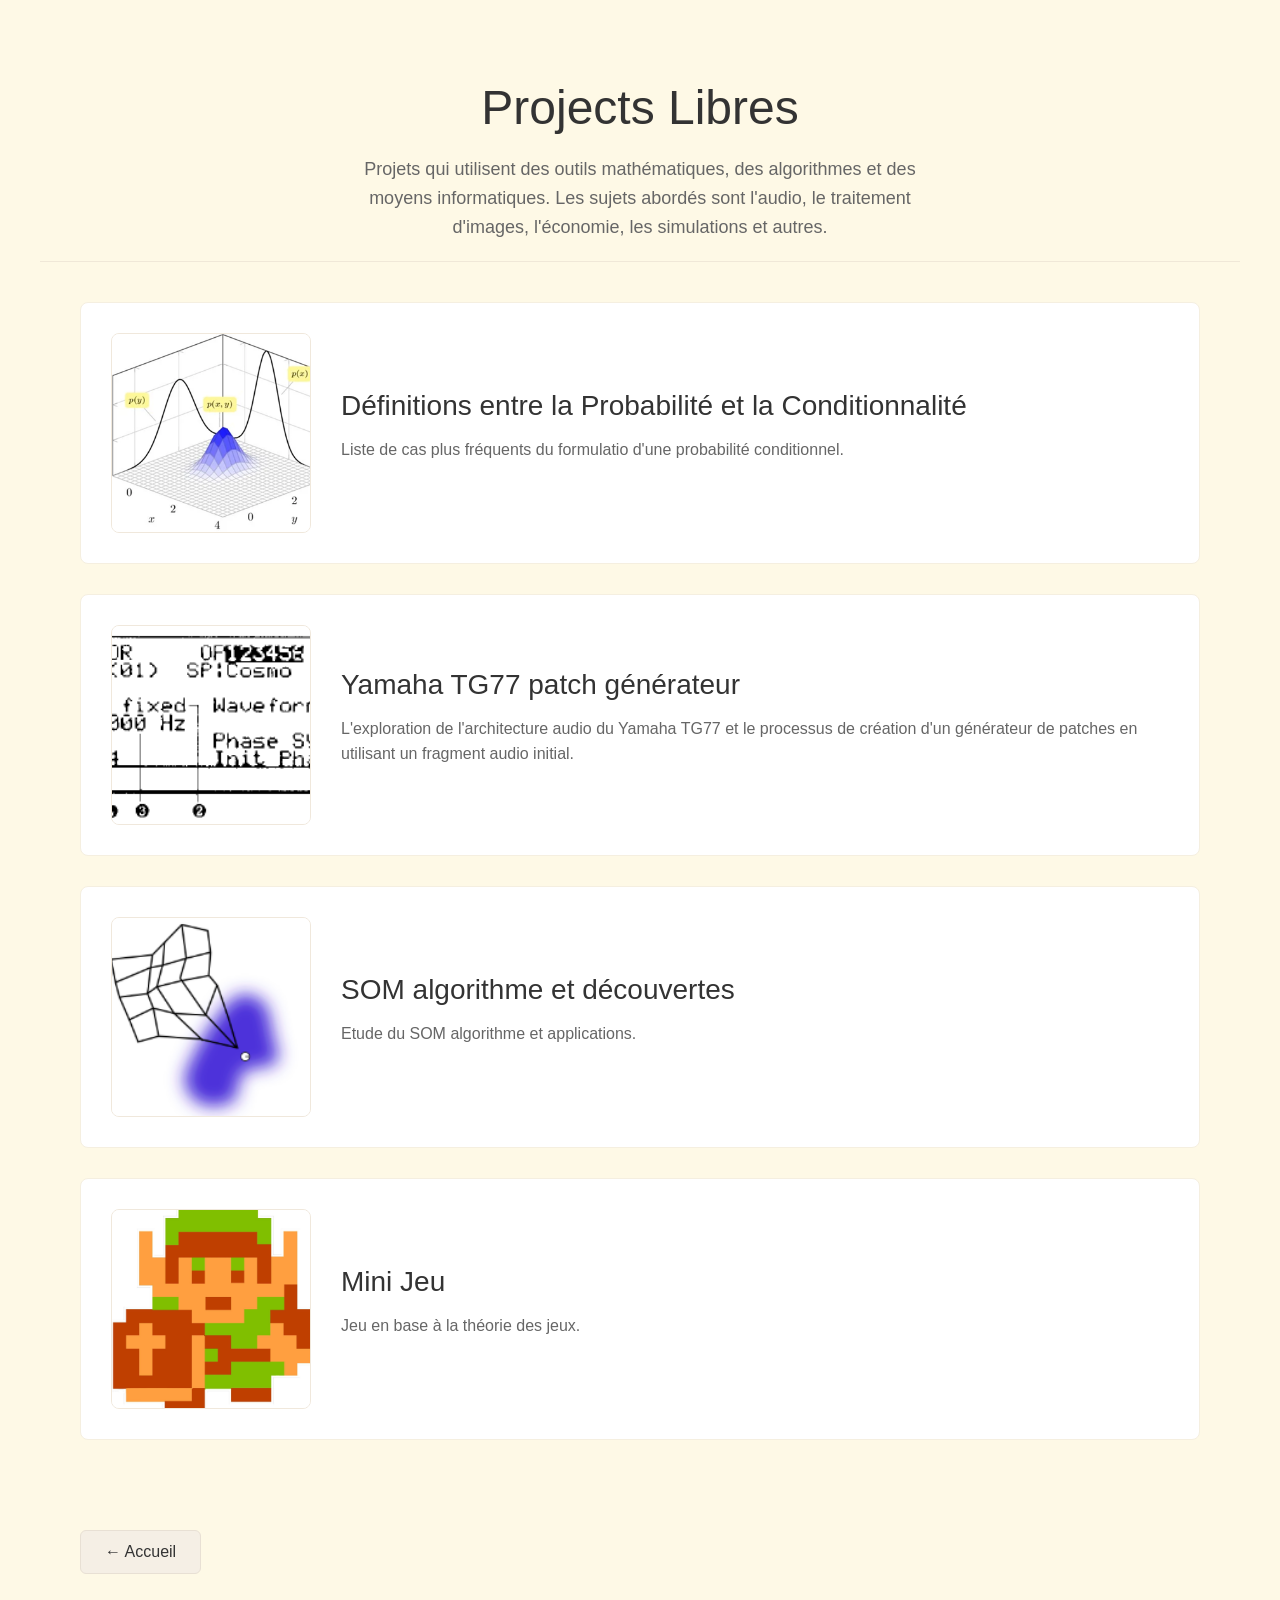
<file: public/page-a.html>
<!DOCTYPE html>
<html lang="en">
<head>
    <meta charset="UTF-8">
    <meta name="viewport" content="width=device-width, initial-scale=1.0">
    <title>Page A - Gallery</title>
    <style>
        * {
            margin: 0;
            padding: 0;
            box-sizing: border-box;
        }
        
        body {
            font-family: 'Helvetica', 'Helvetica Neue', 'Arial', sans-serif;
            background: #fef9e6;  /* Even whiter bone-white / off-white */
            min-height: 100vh;
            padding: 40px 20px;
        }
        
        /* Main container - flat, no shadow */
        .container {
            max-width: 1200px;
            margin: 0 auto;
            background: #fef9e6;  /* Same whiter bone-white background */
        }
        
        /* Header Section - flat */
        .header {
            background: #fef9e6;
            color: #333;
            padding: 40px 40px 20px 40px;
            text-align: center;
            border-bottom: 1px solid #f0e8d8;  /* Very subtle border */
        }
        
        .header h1 {
            font-size: 48px;
            margin-bottom: 20px;
            color: #333;
            font-weight: normal;
            font-family: 'Helvetica', 'Helvetica Neue', 'Arial', sans-serif;
        }
        
        .header p {
            font-size: 18px;
            line-height: 1.6;
            max-width: 600px;
            margin: 0 auto;
            color: #666;
            font-family: 'Helvetica', 'Helvetica Neue', 'Arial', sans-serif;
        }
        
        /* Boxes Container */
        .boxes-container {
            padding: 40px;
        }
        
        /* Individual Box - flat design */
        .box {
            background: #ffffff;  /* Pure white for boxes */
            border-radius: 8px;
            padding: 30px;
            margin-bottom: 30px;
            cursor: pointer;
            display: flex;
            gap: 30px;
            align-items: center;
            border: 1px solid #f5efe0;  /* Very light border */
            transition: background 0.2s ease;
            font-family: 'Helvetica', 'Helvetica Neue', 'Arial', sans-serif;
        }
        
        .box:hover {
            background: #fffdf7;  /* Slightly warmer on hover */
            border-color: #e8e0d0;
        }
        
        /* Box Image */
        .box-image {
            flex-shrink: 0;
            width: 200px;
            height: 200px;
            border-radius: 8px;
            overflow: hidden;
            border: 1px solid #f0e8dc;
            background: #fef9ef;
        }
        
        .box-image img {
            width: 100%;
            height: 100%;
            object-fit: cover;
        }
        
        /* Box Content */
        .box-content {
            flex: 1;
        }
        
        .box-content h3 {
            font-size: 28px;
            color: #333;
            margin-bottom: 15px;
            font-weight: normal;
            font-family: 'Helvetica', 'Helvetica Neue', 'Arial', sans-serif;
        }
        
        .box-content p {
            font-size: 16px;
            color: #666;
            line-height: 1.6;
            margin-bottom: 15px;
            font-family: 'Helvetica', 'Helvetica Neue', 'Arial', sans-serif;
        }
        
        .click-hint {
            display: inline-block;
            color: #9b8e7a;
            font-size: 14px;
            margin-top: 10px;
            font-family: 'Helvetica', 'Helvetica Neue', 'Arial', sans-serif;
        }
        
        /* Back Button - flat design */
        .back-button {
            display: inline-block;
            margin: 20px 40px 40px 40px;
            padding: 12px 24px;
            background: #f5efe5;
            color: #333;
            text-decoration: none;
            border-radius: 6px;
            transition: background 0.2s ease;
            border: 1px solid #e8e0d4;
            font-family: 'Helvetica', 'Helvetica Neue', 'Arial', sans-serif;
        }
        
        .back-button:hover {
            background: #ede5d8;
        }
        
        /* Responsive Design */
        @media (max-width: 768px) {
            .header h1 {
                font-size: 32px;
            }
            
            .header p {
                font-size: 16px;
            }
            
            .box {
                flex-direction: column;
                text-align: center;
                padding: 20px;
            }
            
            .box-image {
                width: 150px;
                height: 150px;
                margin: 0 auto;
            }
            
            .boxes-container {
                padding: 20px;
            }
            
            .back-button {
                margin: 20px;
            }
        }
        
        .clickable {
            cursor: pointer;
        }
    </style>
</head>
<body>
    <div class="container">
        <!-- Header with Title and Paragraph -->
        <div class="header">
            <h1>Projects Libres</h1>
            <p>Projets qui utilisent des outils mathématiques, des algorithmes et des moyens informatiques. Les sujets abordés sont l'audio, le traitement d'images, l'économie, les simulations et autres.</p>
        </div>
        
        <!-- Theme Boxes -->
        <div class="boxes-container">
            <!-- Box 0 - Probabilités et conditionnalité -->
            <div class="box clickable" data-url="probabilites.html">
                <div class="box-image">
                    <img src="bivariate_normal.png" alt="bivariate normal">
                </div>
                <div class="box-content">
                    <h3>Définitions entre la Probabilité et la Conditionnalité</h3>
                    <p>Liste de cas plus fréquents du formulatio d'une probabilité conditionnel.</p>
                    <!-- span class="click-hint">Aller →</span> -->
                </div>
            </div>

            <!-- Box 1 - TG77 AFM OSC -->
            <div class="box clickable" data-url="tg77-patch-generator.html">
                <div class="box-image">
                    <img src="afm_osc_tg77.png" alt="TG77 AFM OSC">
                </div>
                <div class="box-content">
                    <h3>Yamaha TG77 patch générateur</h3>
                    <p>L'exploration de l'architecture audio du Yamaha TG77 et le processus de création d'un générateur de patches en utilisant un fragment audio initial.</p>
                    <!-- span class="click-hint">Aller →</span> -->
                </div>
            </div>
            
            <!-- Box 2 - SOM -->
            <div class="box clickable" data-url="som.html">
                <div class="box-image">
                    <img src="som_wiki.png" alt="SOM">
                </div>
                <div class="box-content">
                    <h3>SOM algorithme et découvertes</h3>
                    <p>Etude du SOM algorithme et applications.</p>
                    <!-- span class="click-hint">Aller →</span> -->
                </div>
            </div>
            
            <!-- Box 3 - Mini jeu -->
            <div class="box clickable" data-url="mini-jeu.html">
                <div class="box-image">
                    <img src="mini_jeu.png">
                </div>
                <div class="box-content">
                    <h3>Mini Jeu</h3>
                    <p>Jeu en base à la théorie des jeux.</p>
                    <!-- span class="click-hint">Aller →</span> -->
                </div>
            </div>
        </div>
        
        <!-- Retour Button -->
        <a href="index.html" class="back-button">← Accueil</a>
    </div>
    
    <script>
        // Make all boxes clickable
        const boxes = document.querySelectorAll('.box');
        
        boxes.forEach(box => {
            box.addEventListener('click', function(e) {
                if (e.target.tagName === 'A') return;
                
                const url = this.getAttribute('data-url');
                if (url) {
                    window.location.href = url;
                }
            });
        });
        
        console.log('Page A loaded - Whiter bone-white design');
    </script>
</body>
</html>
</file>
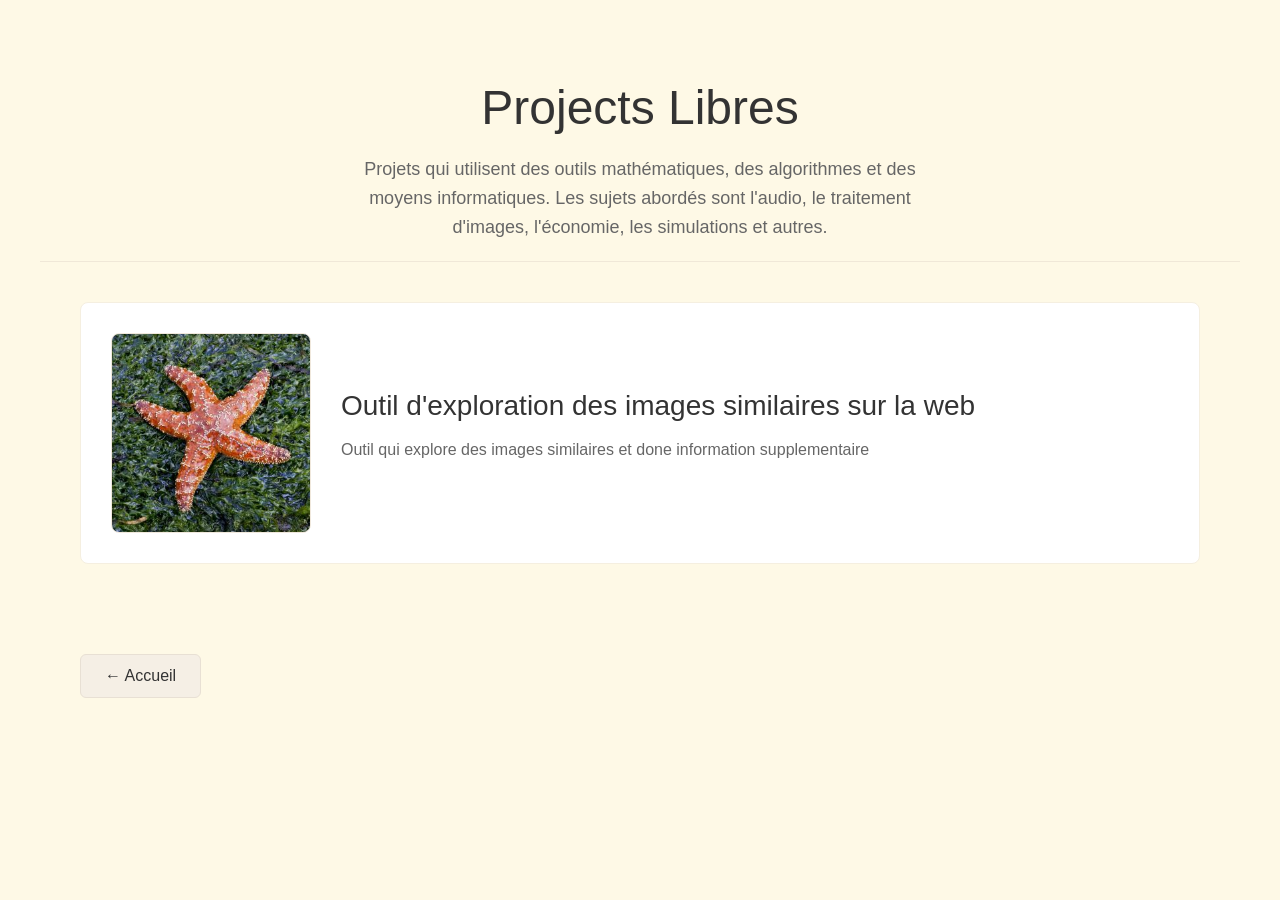
<file: public/page-b.html>
<!DOCTYPE html>
<html lang="en">
<head>
    <meta charset="UTF-8">
    <meta name="viewport" content="width=device-width, initial-scale=1.0">
    <title>Page B - Gallery</title>
    <style>
        * {
            margin: 0;
            padding: 0;
            box-sizing: border-box;
        }
        
        body {
            font-family: 'Helvetica', 'Helvetica Neue', 'Arial', sans-serif;
            background: #fef9e6;  /* Even whiter bone-white / off-white */
            min-height: 100vh;
            padding: 40px 20px;
        }
        
        /* Main container - flat, no shadow */
        .container {
            max-width: 1200px;
            margin: 0 auto;
            background: #fef9e6;  /* Same whiter bone-white background */
        }
        
        /* Header Section - flat */
        .header {
            background: #fef9e6;
            color: #333;
            padding: 40px 40px 20px 40px;
            text-align: center;
            border-bottom: 1px solid #f0e8d8;  /* Very subtle border */
        }
        
        .header h1 {
            font-size: 48px;
            margin-bottom: 20px;
            color: #333;
            font-weight: normal;
            font-family: 'Helvetica', 'Helvetica Neue', 'Arial', sans-serif;
        }
        
        .header p {
            font-size: 18px;
            line-height: 1.6;
            max-width: 600px;
            margin: 0 auto;
            color: #666;
            font-family: 'Helvetica', 'Helvetica Neue', 'Arial', sans-serif;
        }
        
        /* Boxes Container */
        .boxes-container {
            padding: 40px;
        }
        
        /* Individual Box - flat design */
        .box {
            background: #ffffff;  /* Pure white for boxes */
            border-radius: 8px;
            padding: 30px;
            margin-bottom: 30px;
            cursor: pointer;
            display: flex;
            gap: 30px;
            align-items: center;
            border: 1px solid #f5efe0;  /* Very light border */
            transition: background 0.2s ease;
            font-family: 'Helvetica', 'Helvetica Neue', 'Arial', sans-serif;
        }
        
        .box:hover {
            background: #fffdf7;  /* Slightly warmer on hover */
            border-color: #e8e0d0;
        }
        
        /* Box Image */
        .box-image {
            flex-shrink: 0;
            width: 200px;
            height: 200px;
            border-radius: 8px;
            overflow: hidden;
            border: 1px solid #f0e8dc;
            background: #fef9ef;
        }
        
        .box-image img {
            width: 100%;
            height: 100%;
            object-fit: cover;
        }
        
        /* Box Content */
        .box-content {
            flex: 1;
        }
        
        .box-content h3 {
            font-size: 28px;
            color: #333;
            margin-bottom: 15px;
            font-weight: normal;
            font-family: 'Helvetica', 'Helvetica Neue', 'Arial', sans-serif;
        }
        
        .box-content p {
            font-size: 16px;
            color: #666;
            line-height: 1.6;
            margin-bottom: 15px;
            font-family: 'Helvetica', 'Helvetica Neue', 'Arial', sans-serif;
        }
        
        .click-hint {
            display: inline-block;
            color: #9b8e7a;
            font-size: 14px;
            margin-top: 10px;
            font-family: 'Helvetica', 'Helvetica Neue', 'Arial', sans-serif;
        }
        
        /* Back Button - flat design */
        .back-button {
            display: inline-block;
            margin: 20px 40px 40px 40px;
            padding: 12px 24px;
            background: #f5efe5;
            color: #333;
            text-decoration: none;
            border-radius: 6px;
            transition: background 0.2s ease;
            border: 1px solid #e8e0d4;
            font-family: 'Helvetica', 'Helvetica Neue', 'Arial', sans-serif;
        }
        
        .back-button:hover {
            background: #ede5d8;
        }
        
        /* Responsive Design */
        @media (max-width: 768px) {
            .header h1 {
                font-size: 32px;
            }
            
            .header p {
                font-size: 16px;
            }
            
            .box {
                flex-direction: column;
                text-align: center;
                padding: 20px;
            }
            
            .box-image {
                width: 150px;
                height: 150px;
                margin: 0 auto;
            }
            
            .boxes-container {
                padding: 20px;
            }
            
            .back-button {
                margin: 20px;
            }
        }
        
        .clickable {
            cursor: pointer;
        }
    </style>
</head>
<body>
    <div class="container">
        <!-- Header with Title and Paragraph -->
        <div class="header">
            <h1>Projects Libres</h1>
            <p>Projets qui utilisent des outils mathématiques, des algorithmes et des moyens informatiques. Les sujets abordés sont l'audio, le traitement d'images, l'économie, les simulations et autres.</p>
        </div>
        
        <!-- Three Boxes -->
        <div class="boxes-container">
            <!-- Box 0 - Similarité des images -->
            <div class="box clickable" data-url="login.html">
                <div class="box-image">
                    <img src="star_fish.jpg" alt="Star fish - Similarity">
                </div>
                <div class="box-content">
                    <h3>Outil d'exploration des images similaires sur la web</h3>
                    <p>Outil qui explore des images similaires et done information supplementaire</p>                    <!-- span class="click-hint">Aller →</span> -->
                </div>
            </div>

        </div>
        
        <!-- Back Button -->
        <a href="index.html" class="back-button">← Accueil</a>
    </div>
    
    <script>
        // Make all boxes clickable
        const boxes = document.querySelectorAll('.box');
        
        boxes.forEach(box => {
            box.addEventListener('click', function(e) {
                if (e.target.tagName === 'A') return;
                
                const url = this.getAttribute('data-url');
                if (url) {
                    window.location.href = url;
                }
            });
        });
        
        console.log('Page B loaded - Whiter bone-white design');
    </script>
</body>
</html>
</file>
